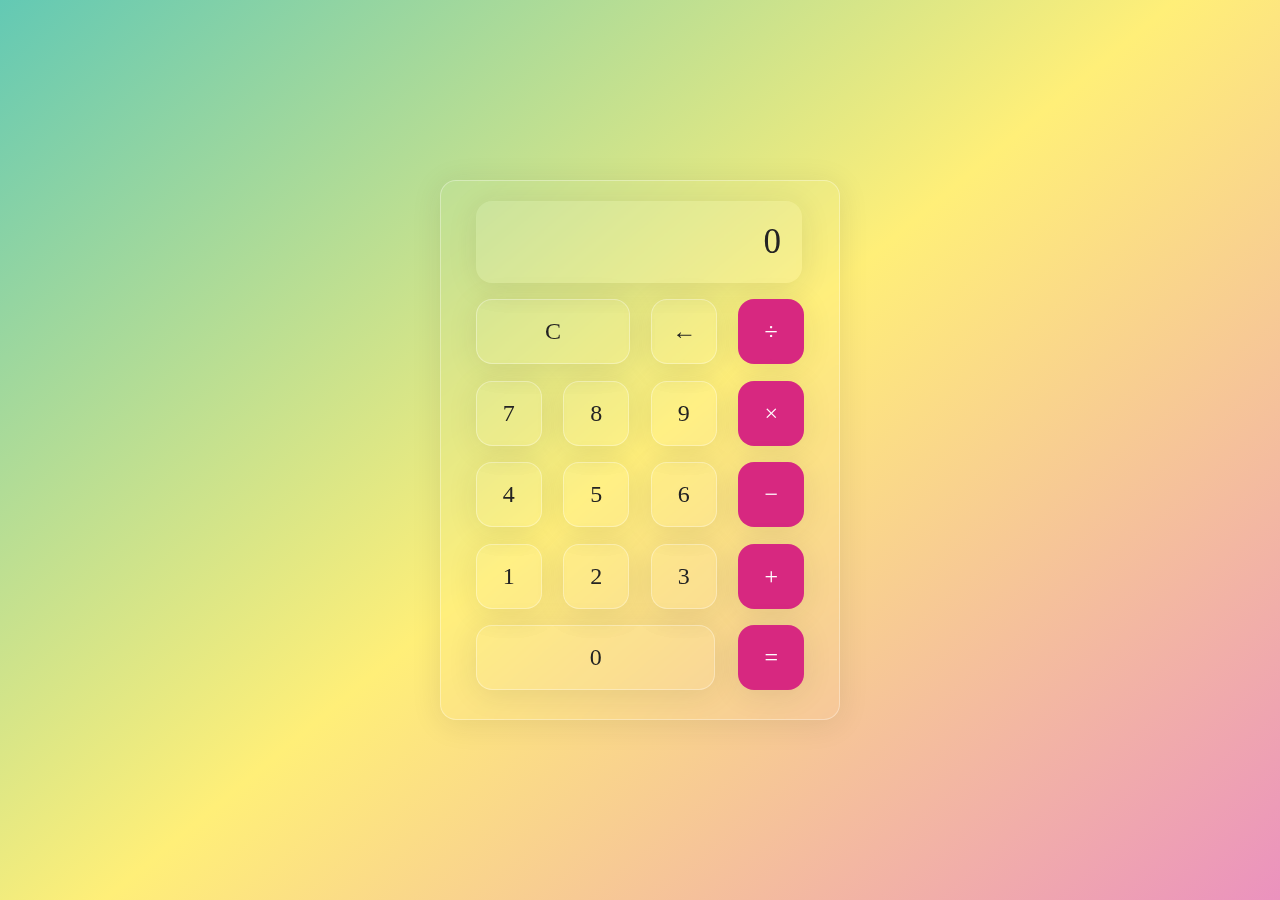
<file: CODSOFT_TASK_3 _ CALCULATOR/index.html>
<!DOCTYPE html>
<html lang="en">
<head>
    <meta charset="UTF-8">
    <meta name="viewport" content="width=device-width, initial-scale=1.0">
    <title>Calculator</title>
    <link rel="stylesheet" href="style.css">
</head>
<body>
    <div class="wrapper">
        
    <section class="screen">
       0
    </section>

    <section class="calc-buttons">
        
        <div class="calc-button-row">
            <button class="calc-button double">
                C
            </button>

            <button class="calc-button ">
                &larr;
            </button>

            <!-- <button class="calc-button double">
                %
            </button> -->

            <button class="calc-button ">
                &divide
            </button>
        </div>

        <!-- second Row -->
        <div class="calc-button-row">
            <button class="calc-button ">
                7
            </button>
        
            <button class="calc-button ">
                8
            </button>
        
            <button class="calc-button ">
                9
            </button>
        
            <button class="calc-button ">
                &times
            </button>
        </div>

        <!-- third row -->
        <div class="calc-button-row">
            <button class="calc-button ">
                4
            </button>
        
            <button class="calc-button ">
                5
            </button>
        
            <button class="calc-button ">
                6
            </button>
        
            <button class="calc-button ">
                &minus;
            </button>
        </div>

        <!-- fourth row -->
        <div class="calc-button-row">
            <button class="calc-button ">
                1
            </button>
        
            <button class="calc-button ">
                2
            </button>
        
            <button class="calc-button ">
                3
            </button>
        
            <button class="calc-button ">
                &plus;
            </button>
        </div>

        <!-- fivth row  -->
        <div class="calc-button-row">
            <!-- <button class="calc-button triple ">
                +/-
            </button> -->
        
            <button class="calc-button triple">
                0
            </button>
        
            <button class="calc-button ">
                &equals;
            </button>
<!--         
            <button class="calc-button ">
                =
            </button> -->
        </div>

    </section>

    </div>
  <script src="script.js"></script>
</body>
</html>
</file>
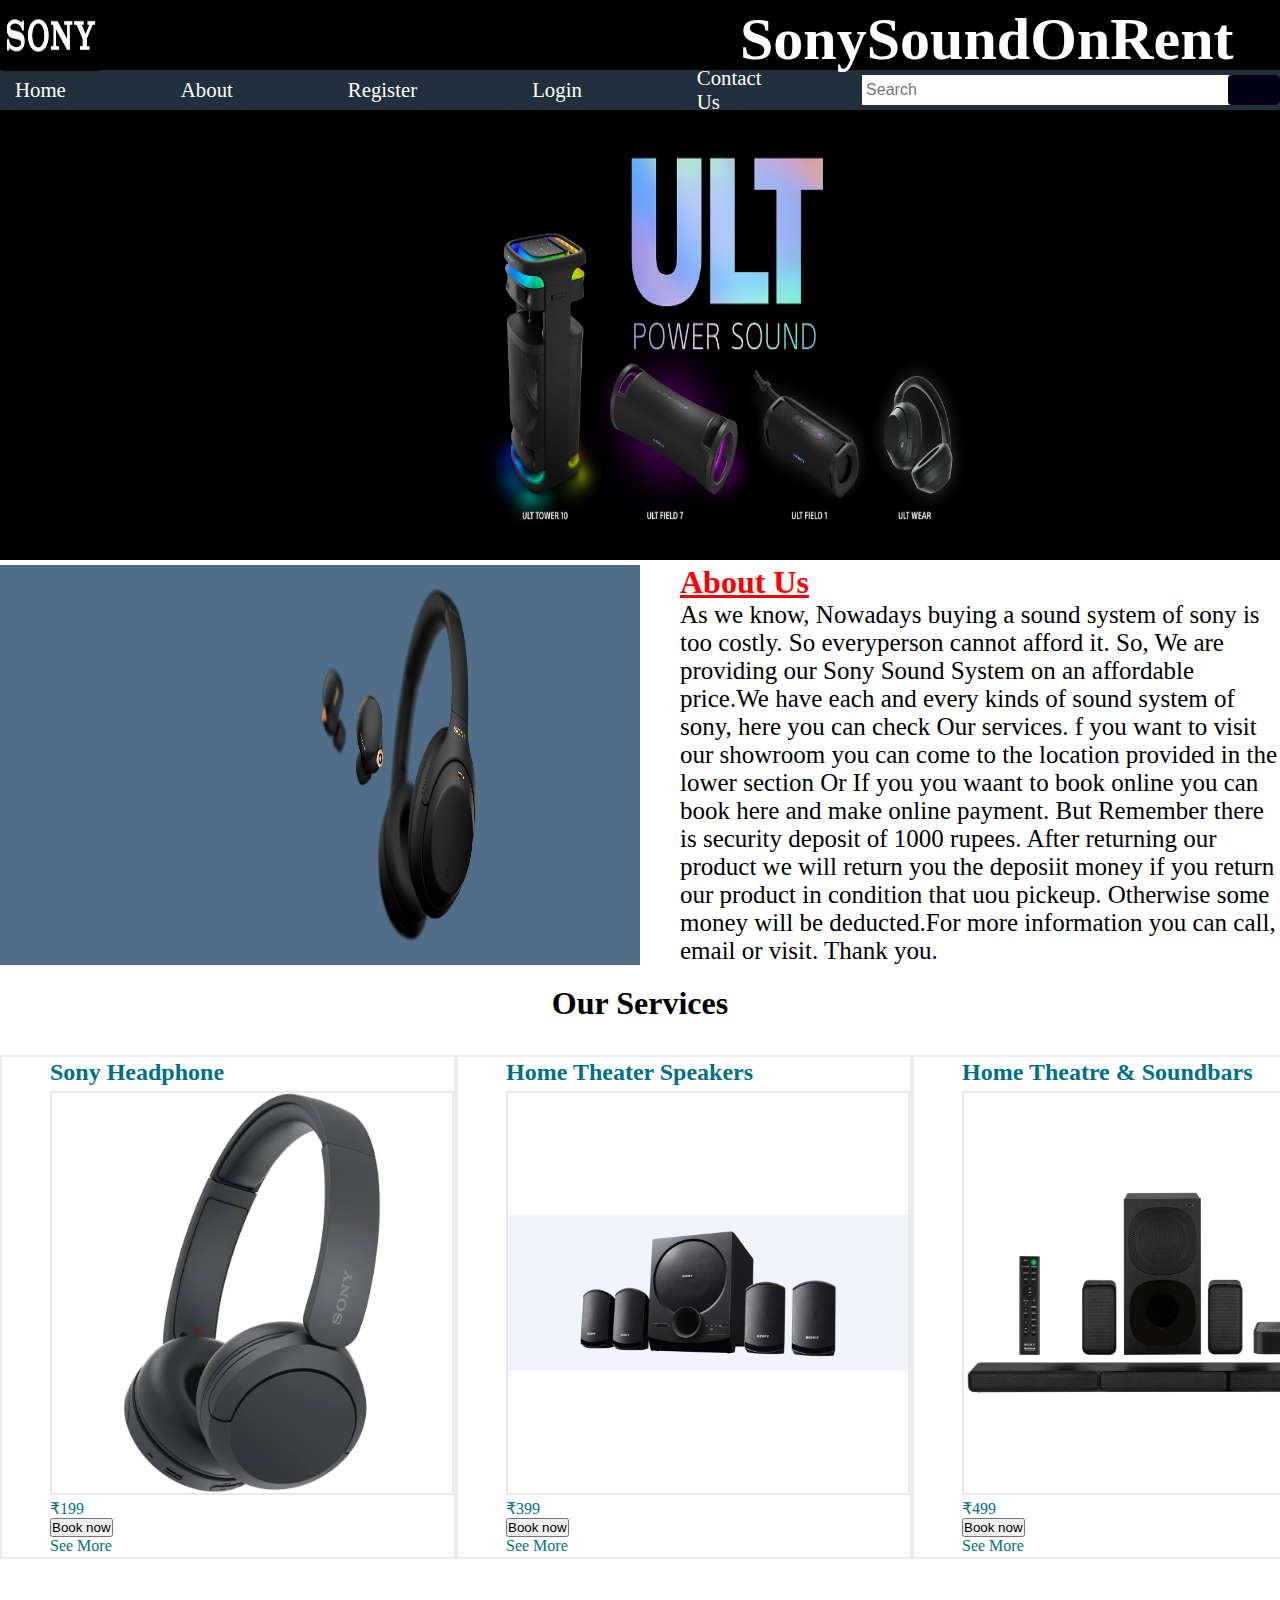
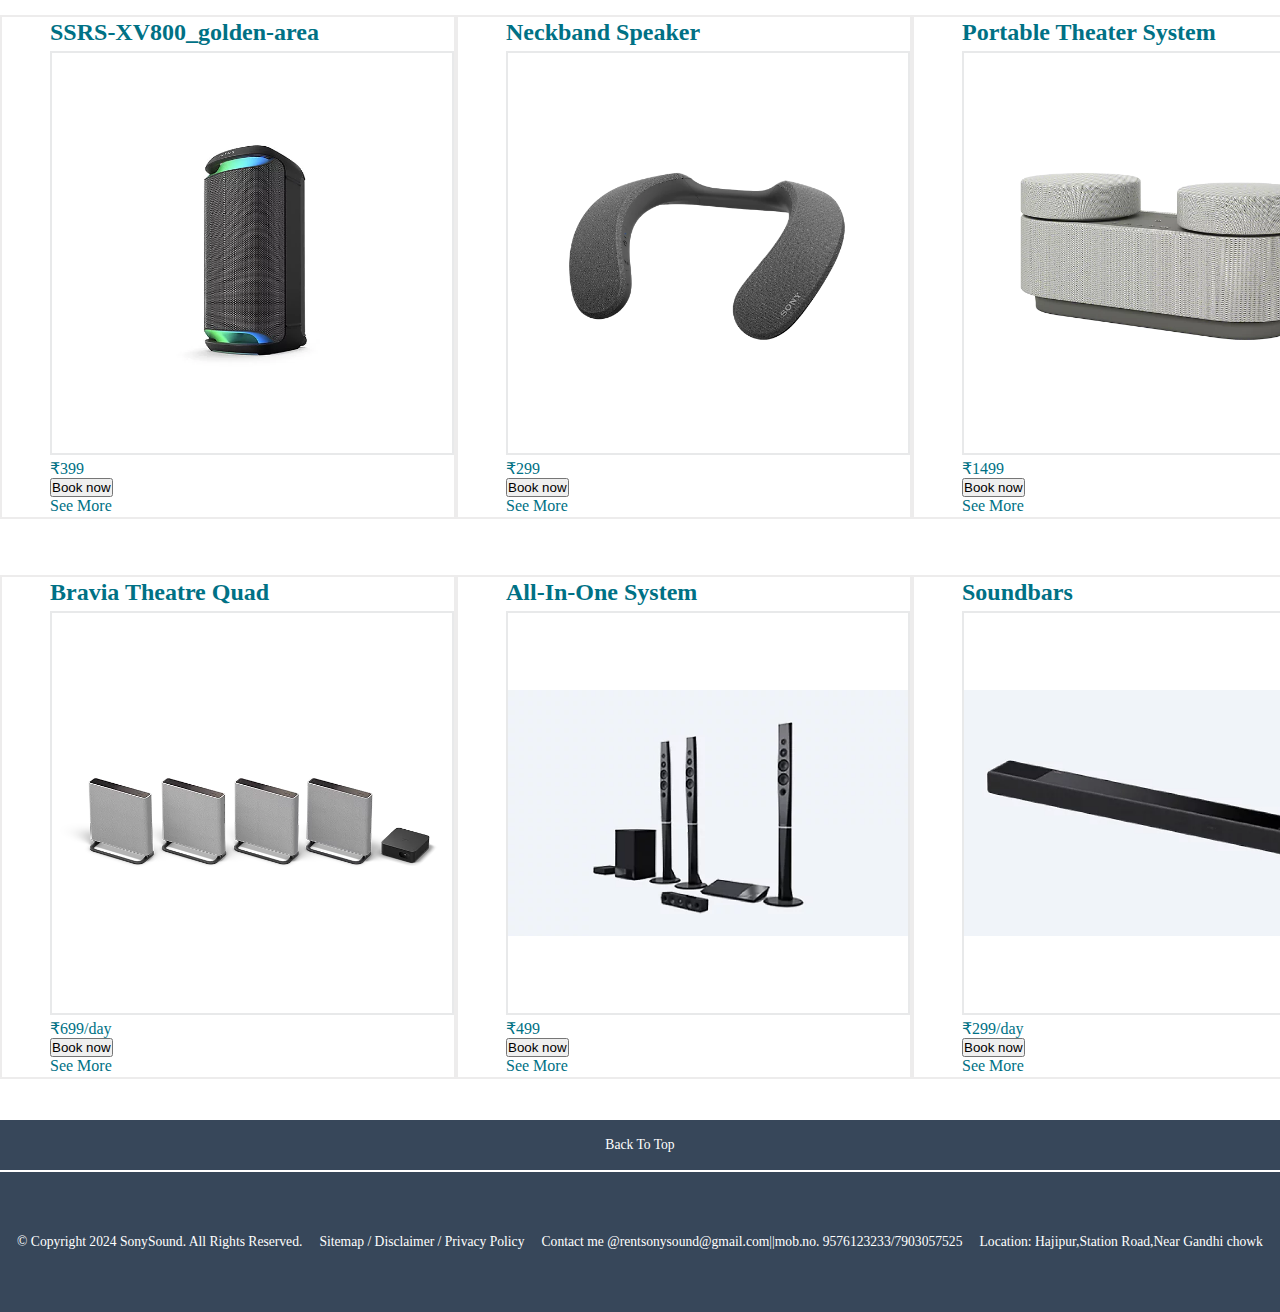
<file: CODSOFT_TASK_1_Landing Page/landingpage.html>
<!DOCTYPE html>
<html lang="en">
<head>
    <meta charset="UTF-8">
    <meta name="viewport" content="width=device-width, initial-scale=1.0">
    <title>Landing Page</title>
    <link rel="stylesheet" href="landingpage.css">
    <link rel="stylesheet" href="https://cdnjs.cloudflare.com/ajax/libs/font-awesome/6.4.0/css/all.min.css"
        integrity="sha512-iecdLmaskl7CVkqkXNQ/ZH/XLlvWZOJyj7Yy7tcenmpD1ypASozpmT/E0iPtmFIB46ZmdtAc9eNBvH0H/ZpiBw=="
        crossorigin="anonymous" referrerpolicy="no-referrer" />
</head>
<body>

<header class="navbar">
    <div class="navbar-logo">
    <img src="Images/Symbol-Sony.jpg" class="logo"></div>
    <h1 class="title">SonySoundOnRent</h1>
</header>

<div class="panel-two">
    <a class="home" href="#">Home</a>
    <a class="about" href="#">About </a>
    <a class="register" href="#">Register</a>
    <a class="login" href="#">Login</a>
    <a class="contact" href="#">Contact Us</a>
    <div class="nav-search">

        <input placeholder=" Search" class="search-input">
        <div class="search-icon">
            <i class="fa-solid fa-magnifying-glass"></i>
        </div>
    </div>
</div>

<img src="Images/ULT-Banner_D.jpg" class="img-box">

<div class="container-txt-img">
    <img class="image-one" src="Images/sony.jpg" alt="Sony Image">
    <div class="div"><h1 class="para-title" style="color: red;"><u>About Us</u></h1>
    <p class="para">
        As we know, Nowadays buying a sound system of sony is too costly.
        So everyperson cannot afford it. So, We are providing our Sony Sound 
        System on an affordable price.We have each and every kinds of 
        sound system of sony, here you can check Our services. f you want to 
        visit our showroom you can come to the location provided in the lower 
        section Or If you you waant to book online you can book here and make 
        online payment. But Remember there is security deposit of 1000 rupees. 
        After returning our product we will return you the deposiit money if 
        you return our product in condition that uou pickeup. Otherwise some 
        money will be deducted.For more information you can call, email or visit.
        Thank you.
    </p></div>
</div>


<h1 class="service-title">Our Services</h1>

<div class="container">
   
    <div class="container-two">
        <h2 class="name-text">Sony Headphone</h2>
<img class="cont-img-box" src="Images/sonyheadphone.jpg">
<p>₹199</p>
<button type="button"  class="book">Book now</button>
<p>See More</p>
</div>

<div class="container-two">
    <h2 class="name-text">Home Theater Speakers</h2>
    <img class="cont-img-box" src="Images/sonyhome.avif">
    <p>₹399</p>
    <button type="button"  class="book">Book now</button>
    <p>See More</p>
</div>

<div class="container-two">
    <h2 class="name-text">Home Theatre & Soundbars</h2>
    <img class="cont-img-box" src="Images/sonyhometheater.webp">
    <p>₹499</p>
    <button type="button"  class="book">Book now</button>
    <p>See More</p>
</div>

</div>

<!-- second column box -->

<div class="container">

    <div class="container-two">
        <h2 class="name-text">SSRS-XV800_golden-area</h2>
        <img class="cont-img-box" src="Images/SRS-XV800_golden-area.jpg">
        <p>₹399</p>
        <button type="button"  class="book">Book now</button>
        <p>See More</p>
    </div>

    <div class="container-two">
        <h2 class="name-text">Neckband Speaker </h2>
        <img class="cont-img-box" src="Images/SRS-NS7.jpg">
        <p>₹299</p>
        <button type="button"  class="book">Book now</button>
        <p>See More</p>
    </div>

    <div class="container-two">
        <h2 class="name-text">Portable Theater System</h2>
        <img class="cont-img-box" src="Images/Portable Theater System.jpg">
        <p>₹1499</p>
        <button type="button"  class="book">Book now</button>
        <p>See More</p>
    </div>

</div>

<!-- third column box -->
<div class="container">

    <div class="container-two">
        <h2 class="name-text">Bravia Theatre Quad</h2>
        <img class="cont-img-box" src="Images/Bravia Theatre Quad.jpg">
        <p>₹699/day</p>
        <button type="button"  class="book">Book now</button>
        <p>See More</p>
    </div>

    <div class="container-two">
        <h2 class="name-text">All-In-One System</h2>
        <img class="cont-img-box" src="Images/All-In-One System.jpg">
        <p>₹499</p>
        <button type="button"  class="book">Book now</button>
        <p>See More</p>
    </div>

    <div class="container-two">
        <h2 class="name-text">Soundbars</h2>
        <img class="cont-img-box" src="Images/Soundbars.jpg">
        <p>₹299/day</p>
        <button type="button" class="book">Book now</button>
        <p>See More</p>
    </div>

</div>

    </div>
</div>
<br>
<footer>
    <div class="foot-panelone">
        Back To Top
    </div>
    <div class="foot-paneltwo">
        <p>© Copyright 2024 SonySound. All Rights Reserved.</p>
        <p>Sitemap / Disclaimer / Privacy Policy</p>
        <p>Contact me @rentsonysound@gmail.com||mob.no. 9576123233/7903057525</p>
        <p>Location: Hajipur,Station Road,Near Gandhi chowk</p>
    </div>
</footer>

</body>
</html>
</file>
<file: CODSOFT_TASK_3 _ CALCULATOR/style.css>
html{
    box-sizing:border-box;
    height: 100%;
}

*,
*::before,
*::after{
    box-sizing: inherit;
    margin: 0;
    padding: 0;
}

body{
    align-items: center;
    background: linear-gradient(320deg, #eb92be, #ffef78,#63c9b4);
    display: flex;
    font-family: 'Dosis, sans-serif';
    font-display: swap;
    height: inherit;
    justify-content: center;
}

.wrapper{
    backdrop-filter: blur(5.5px);
    -webkit-backdrop-filter: blur(5.5px);
    background: rgba(255, 255, 255, .030);
    border: 1px solid rgba(255, 255, 255, 0.34);
    border-radius: 16px;
    box-shadow: 0 4px 30px rgba(35, 35, 35, 0.1);
    color: #232323;
    backdrop-filter: blur(4px);
    -webkit-backdrop-filter: blur(4px);
    flex-basis: 400px;
    height: 540px;
    padding: 20px 35px;
}

.screen{
    backdrop-filter: blur(5.5px);
    -webkit-backdrop-filter: blur(5.5px);
    background: rgba(255, 255, 255, .075);
    border: 1px solid rgba(255, 255, 255, 0.01);
    border-radius: 16px;
    box-shadow: 0 4px 30px rgba(35, 35, 35, 0.1);
    color: #232323;
    font-size: 35px;
    overflow: auto;
    padding: 20px;
    text-align: right;
    width:326px;
}

.calc-button-row{
    display: flex;
    justify-content: space-between;
    margin: 5% 0;
}

.calc-button{
    backdrop-filter: blur(5.5px);
    -webkit-backdrop-filter: blur(5.5px);
    background: rgba(255, 255, 255, .030);
    border: 1px solid rgba(255, 255, 255, 0.34);
    border-radius: 16px;
    box-shadow: 0 4px 30px rgba(35, 35, 35, 0.1);
    color: #232323;
    flex-basis: 20%;
    font-family: inherit;
    font-size: 24px;
    height: 65px;
    }

.calc-button:last-child{
    backdrop-filter: blur(5.5px);
    -webkit-backdrop-filter: blur(5.5px);
    background: rgba(255, 255, 255, .075);
    border: 1px solid rgba(255, 255, 255, 0.01);
    border-radius: 16px;
    box-shadow: 0 4px 30px rgba(35, 35, 35, 0.1);
    color: #fff;
    background: #d72880;
}

.calc-button:last-child:hover{
    background-color: inherit;
    color: inherit;
}

.calc-button:hover{
    background-color: inherit;
}

.calc-button:active{
    background-color: #ffef78;
}

.double{
    flex-basis: 47%;
}

.triple{
    flex-basis: 73%;
}
</file>
<file: CODSOFT_TASK_1_Landing Page/landingpage.css>
*{
    padding: 0;
    margin: 0;
}
.navbar{
    width: 100%;
    height: 70px;
    background-color: black;
    color: white;
    display: flex;
    align-items: center;
    font-size: 30px;   
}
.navbar-logo{
    height: 70px;
    width: 100px;
}

.logo {
    background-size: cover;
    background-repeat: no-repeat;
    background-position: center;
    height: 69px;
    width: 100%;
    border: 1px solid black;
    border-radius: 5%;
}
.title{
    height: 60px;
    width: 100px;
    color: white;
    padding-left:50% ;
}

.fa-solid {
    color: white;
}

.panel-two {
    background-color: #222f3d;
    color: white;
    height: 40px;
    display: flex;
    justify-content: space-evenly;
    align-items: center;
    font-size: 1.3rem;

}
.home:hover{
border: 2px solid white;
}
.about:hover {
    border: 2px solid white;
}
.register:hover {
    border: 2px solid white;
}
.login:hover {
    border: 2px solid white;
}
.contact:hover {
    border: 2px solid white;
}

.nav-search {
    background-color: pink;
    height: 30px;
    width: 600px;
    display: flex;
    justify-content: space-evenly;
    border-radius: 4px;
}

.search-input {
    width: 100%;
    font-size: 1rem;
    border: none;
}

.search-icon {
    background-color: rgb(1, 1, 18);
    width: 60px;
    font-size: 1.2rem;
    display: flex;
    justify-content: center;
    align-items: center;
    border-radius: 4px;
}

.panel-two a {
    display: inline;
    margin-left: 15px;
}

.nav-search:hover {
    border: 2px solid white;
}

a {
    color: white;
    margin-right: 100px;
    text-decoration: none;
}

.img-box{
    height: 50vh;
    width: 100%;
}

.container-txt-img{
    display: flex;
    align-items: center;
}

.image-one {
    max-width: 50%;
    height: 400px;
}
.para-title{
    margin-left: 40px;
}

.para {
    font-size: 25px;
    padding-left: 20px;
    /* max-width: 50%; */
    margin-left: 20px;
}
.cont-img-box{
    height: 400px;
    width: 400px;
    object-fit: contain;
    border: 2px solid #e8e9ea;
}
.cont-img-box:hover{
    border: 2px solid rgb(112, 16, 16);
}
.book:hover{
    background-color: rgb(31, 144, 8);
}
.seemore:hover{
border: 2px solid rgb(112, 16, 16);
}

.container{
    height: 550px;
    width: 100%;
    display: flex;
    align-items: center;
    justify-content: space-evenly;
    margin-top: 10px;
}
.container-two{
    height: 500px;
    width: 450px;
    padding-left: 3rem;
    border: 2px solid rgb(237, 236, 236);
    color: #007185;
}
.name-text{
    margin-bottom: 5px;
    margin-top:2px ;
}
.service-title{
    margin-top: 20px;
    text-align: center;
}


/*footer*/
.foot-panelone {
    background-color: #37475a;
    color: white;
    width: 100%;
    height: 50px;
    display: flex;
    align-items: center;
    justify-content: center;
    font-size: 0.85rem;

}

.foot-paneltwo {
    background-color: #37475a;
    color: white;
    width: 100%;
    height: 140px;
    margin-top: 2px;
    display: flex;
    align-items: center;
    justify-content: space-evenly;
    font-size: 0.85rem;

}
</file>
